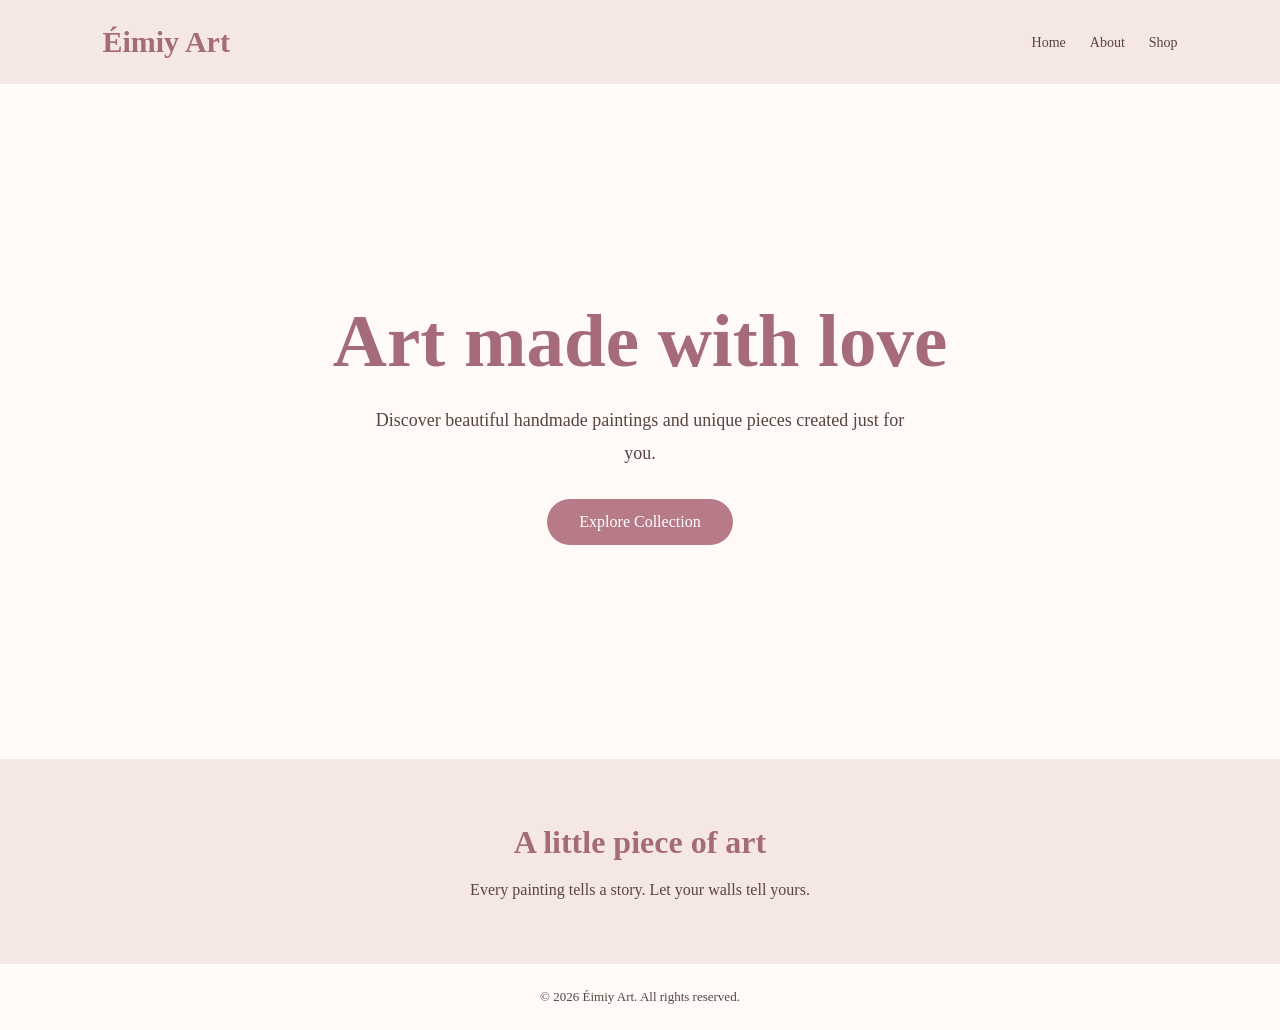
<file: Index.html>
<!DOCTYPE html>
<html lang="en">
<head>
  <meta charset="UTF-8">
  <meta name="viewport" content="width=device-width, initial-scale=1.0">
  <meta http-equiv="refresh" content="0; url=home.html">
  <title>Éimiy Art</title>
</head>
<body>
  <p>Welcome to Éimiy Art</p>
  <a href="home.html">Enter the store</a>
</body>
</html>
</file>
<file: style.css>
* {
  margin: 0;
  padding: 0;
  box-sizing: border-box;
}

body {
  font-family: Georgia, serif;
  background: #fffaf7;
  color: #59443f;
}

header {
  display: flex;
  justify-content: space-between;
  align-items: center;
  padding: 25px 8%;
  background: #f5e8e4;
}

.logo {
  font-size: 30px;
  color: #a66b78;
  font-weight: bold;
}

nav a {
  text-decoration: none;
  color: #59443f;
  margin-left: 20px;
}

.hero {
  min-height: 75vh;
  display: flex;
  flex-direction: column;
  justify-content: center;
  align-items: center;
  text-align: center;
  padding: 40px 20px;
}

.hero h1 {
  font-size: clamp(42px, 8vw, 75px);
  color: #a66b78;
  margin-bottom: 20px;
}

.hero p {
  font-size: 18px;
  line-height: 1.8;
  max-width: 550px;
  margin-bottom: 30px;
}

.btn {
  background: #b77b87;
  color: white;
  padding: 14px 32px;
  border-radius: 30px;
  text-decoration: none;
}

.about {
  text-align: center;
  padding: 65px 20px;
  background: #f5e8e4;
}

.about h2 {
  color: #a66b78;
  font-size: 32px;
  margin-bottom: 20px;
}

footer {
  text-align: center;
  padding: 25px;
}
</file>
